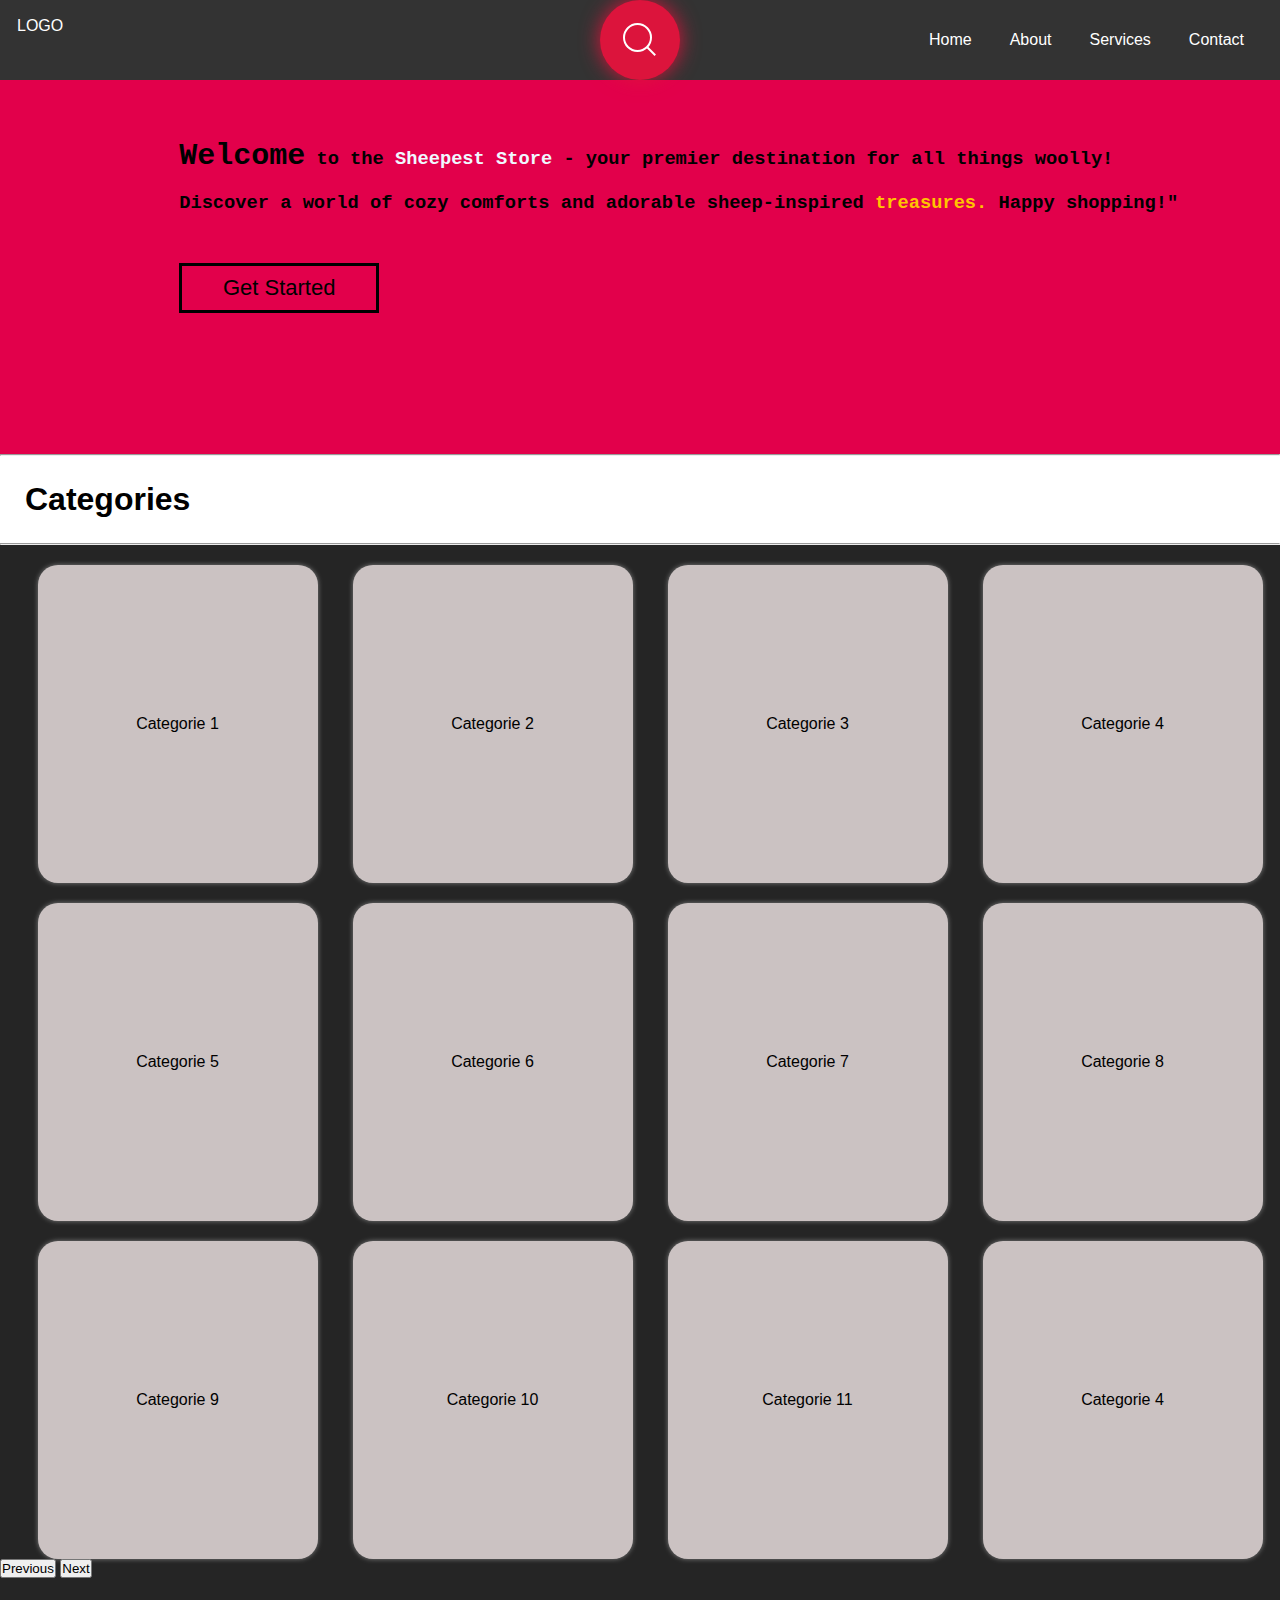
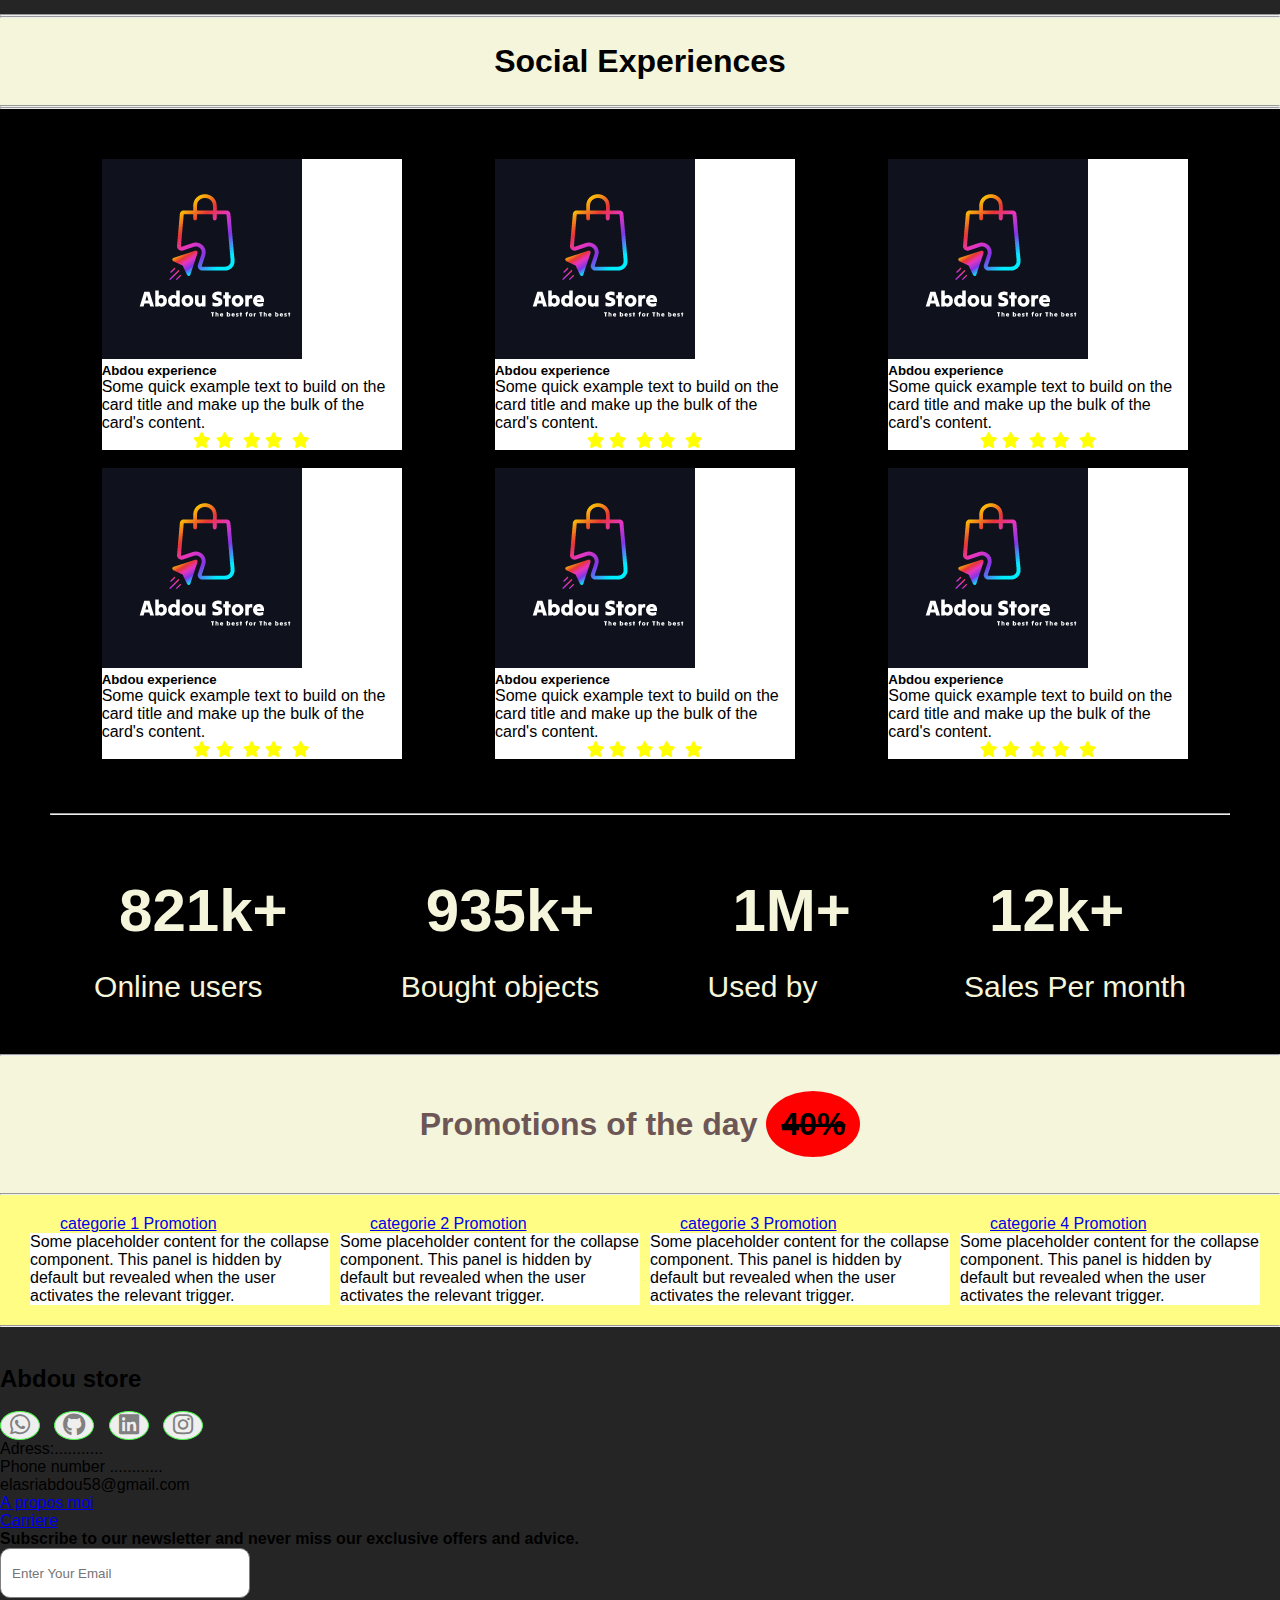
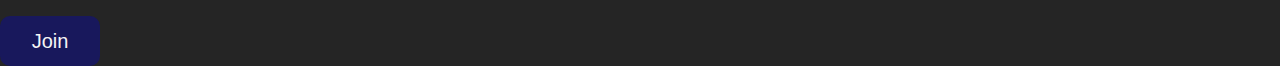
<file: index.html>
<!DOCTYPE html>
<html lang="en">
    <head>
    <meta charset="UTF-8">
    <meta name="viewport" content="width=device-width, initial-scale=1.0">
    <title>Abdou store</title>
    <link rel="stylesheet" href="style.css">
    <link rel="stylesheet" href="https://cdnjs.cloudflare.com/ajax/libs/font-awesome/6.5.1/css/all.min.css">
    <link href="https://cdn.jsdelivr.net/npm/bootstrap@5.3.2/dist/css/bootstrap.min.css" rel="stylesheet" integrity="sha384-T3c6CoIi6uLrA9TneNEoa7RxnatzjcDSCmG1MXxSR1GAsXEV/Dwwykc2MPK8M2HN" crossorigin="anonymous">
</head> 
    <style>
        hr{
            margin: 0px;
            padding: 0px;
        }
    </style>
</head>
<body>


<nav>
    <div>
        <p>LOGO</p>
    </div>

    <div id="search">
        <div class="container1">
            <input type="text" placeholder="Search...">
            <div class="search"></div>
          </div>
    </div>

    <div>
        <ul>
            <li><a href="#">Home</a></li>
            <li><a href="#">About</a></li>
            <li><a href="#">Services</a></li>
            <li><a href="#about">Contact</a></li>
        </ul>
    </div>
    </nav>

<br><br><br>

    <div class="welcome">
        <div id="welcomeText">

            <h3>
                <strong style="font-size: 30px;">Welcome</strong>  to the <span style="color: aliceblue;">Sheepest Store</span>  - your 
                premier destination for all things woolly! Discover a world of cozy comforts 
                and adorable sheep-inspired <span style="color: rgb(255, 196, 0);">treasures.</span>  Happy shopping!"
            </h3>
        </div>
        <br><br><br>

        <div class="Getstarted">
            <a href="login-signin.html"><button> Get Started</button></a>
        </div>
    </div>
    

    <hr>
    <h1 style="background-color:white;">Categories</h1>
    <hr>

    <div id="carouselExample" class="carousel slide">
        <div class="carousel-inner">
          <div class="carousel-item active">
            <div id="categ">

                <div class="categories">
                    <p>Categorie 1</p>
                </div>
                <div class="categories">
                    <p>Categorie 2</p>
                </div>
                <div class="categories">
                    <p>Categorie 3</p>
                </div>
                <div class="categories">
                    <p>Categorie 4</p>
                </div>
            </div>
                
          </div>
          <div class="carousel-item">
            <div id="categ">

                <div class="categories">
                    <p>Categorie 5</p>
                </div>
                <div class="categories">
                    <p>Categorie 6</p>
                </div>
                <div class="categories">
                    <p>Categorie 7</p>
                </div>
                <div class="categories">
                    <p>Categorie 8</p>
                </div>
            </div>
                
          </div>
          <div class="carousel-item">
            <div id="categ">

                <div class="categories">
                    <p>Categorie 9</p>
                </div>
                <div class="categories">
                    <p>Categorie 10</p>
                </div>
                <div class="categories">
                    <p>Categorie 11</p>
                </div>
                <div class="categories">
                    <p>Categorie 4</p>
                </div>
            </div>
                
          </div>
        </div>
        <button class="carousel-control-prev" type="button" data-bs-target="#carouselExample" data-bs-slide="prev">
          <span class="carousel-control-prev-icon" aria-hidden="true"></span>
          <span class="visually-hidden">Previous</span>
        </button>
        <button class="carousel-control-next" type="button" data-bs-target="#carouselExample" data-bs-slide="next">
          <span class="carousel-control-next-icon" aria-hidden="true"></span>
          <span class="visually-hidden">Next</span>
        </button>
      </div>

    </div>

    <br><br><hr><hr>
    <h1 class="titles">Social Experiences</h1>
    <hr><hr>
    <div id="allexp">

        <div id="experiment">
            <div class="card">
            <img src="my store.png" class="card-img-top" alt="...">
            <div class="card-body">
                <h5 class="card-title">Abdou experience</h5>
                <p class="card-text">Some quick example text to build on the card title and make up the bulk of the card's content.</p>
                <p id="stars"><i class="fa-solid fa-star"></i>&nbsp;<i class="fa-solid fa-star"></i>&nbsp;
                    <i class="fa-solid fa-star"></i>&nbsp;<i class="fa-solid fa-star"></i>&nbsp;
                    <i class="fa-solid fa-star"></i></p>
                </div>
            </div>
            <div class="card">
            <img src="my store.png" class="card-img-top" alt="...">
            <div class="card-body">
                <h5 class="card-title">Abdou experience</h5>
                <p class="card-text">Some quick example text to build on the card title and make up the bulk of the card's content.</p>
                <p id="stars"><i class="fa-solid fa-star"></i>&nbsp;<i class="fa-solid fa-star"></i>&nbsp;
                    <i class="fa-solid fa-star"></i>&nbsp;<i class="fa-solid fa-star"></i>&nbsp;
                    <i class="fa-solid fa-star"></i></p>
                </div>
            </div>
            <div class="card">
                <img src="my store.png" class="card-img-top" alt="...">
                <div class="card-body">
                <h5 class="card-title">Abdou experience</h5>
                <p class="card-text">Some quick example text to build on the card title and make up the bulk of the card's content.</p>
                <p id="stars"><i class="fa-solid fa-star"></i>&nbsp;<i class="fa-solid fa-star"></i>&nbsp;
                    <i class="fa-solid fa-star"></i>&nbsp;<i class="fa-solid fa-star"></i>&nbsp;
                    <i class="fa-solid fa-star"></i></p>
            </div>
        </div>
    </div>    

    <br>
    <div id="experiment">
        <div class="card">
            <img src="my store.png" class="card-img-top" alt="...">
            <div class="card-body">
                <h5 class="card-title">Abdou experience</h5>
                <p class="card-text">Some quick example text to build on the card title and make up the bulk of the card's content.</p>
                <p id="stars"><i class="fa-solid fa-star"></i>&nbsp;<i class="fa-solid fa-star"></i>&nbsp;
                    <i class="fa-solid fa-star"></i>&nbsp;<i class="fa-solid fa-star"></i>&nbsp;
                    <i class="fa-solid fa-star"></i></p>
                </div>
            </div>
            
            <div class="card">
                <img src="my store.png" class="card-img-top" alt="...">
            <div class="card-body">
                <h5 class="card-title">Abdou experience</h5>
                <p class="card-text">Some quick example text to build on the card title and make up the bulk of the card's content.</p>
                <p id="stars"><i class="fa-solid fa-star"></i>&nbsp;<i class="fa-solid fa-star"></i>&nbsp;
                    <i class="fa-solid fa-star"></i>&nbsp;<i class="fa-solid fa-star"></i>&nbsp;
                    <i class="fa-solid fa-star"></i></p>
            </div>
        </div>
        <div class="card">
            <img src="my store.png" class="card-img-top" alt="...">
            <div class="card-body">
                <h5 class="card-title">Abdou experience</h5>
                <p class="card-text">Some quick example text to build on the card title and make up the bulk of the card's content.</p>
                <p id="stars"><i class="fa-solid fa-star"></i>&nbsp;<i class="fa-solid fa-star"></i>&nbsp;
                    <i class="fa-solid fa-star"></i>&nbsp;<i class="fa-solid fa-star"></i>&nbsp;
                    <i class="fa-solid fa-star"></i></p>
                </div>
            </div>
        </div>  
        <br><br><br>
        <hr style="color:white;">  <br><br>
        <div id="users">
            <div>
                <h1>821k+</h1>
                <p>Online users</p>
            </div>

            <div>
                <h1>935k+</h1>
                <p>Bought objects</p>
            </div>

            <div>
                <h1>1M+</h1>
                <p>Used by</p>
            </div>
            <div>
                <h1>12k+</h1>
                <p>Sales Per month</p>
            </div>
        </div>
    </div>
        
    <hr><h1 class="titles pr">Promotions of the day <span id="textpr" >40%</span></h1><hr>
    <div id="promotions">

        
        <div>
            <p class="d-inline-flex gap-1">
                <a class="btn btn-warning" data-bs-toggle="collapse" href="#collapseExample1" role="button" aria-expanded="false" aria-controls="collapseExample">
                    categorie 1 Promotion
                </a>
          </p>
          <div class="collapse" id="collapseExample1">
              <div class="card card-body">
                  Some placeholder content for the collapse component. This panel is hidden by default but revealed when the user activates the relevant trigger.
                </div>
          </div>
        </div>
        <div>
            
            <p class="d-inline-flex gap-1">
                <a class="btn btn-warning" data-bs-toggle="collapse" href="#collapseExample2" role="button" aria-expanded="false" aria-controls="collapseExample">
                    categorie 2 Promotion
            </a>
        </p>
        <div class="collapse" id="collapseExample2">
            <div class="card card-body">
                Some placeholder content for the collapse component. This panel is hidden by default but revealed when the user activates the relevant trigger.
            </div>
        </div>
    </div>

    <div>
        <p class="d-inline-flex gap-1">
            <a class="btn btn-warning" data-bs-toggle="collapse" href="#collapseExample3" role="button" aria-expanded="false" aria-controls="collapseExample">
                categorie 3 Promotion
            </a>
      </p>
      <div class="collapse" id="collapseExample3">
          <div class="card card-body">
              Some placeholder content for the collapse component. This panel is hidden by default but revealed when the user activates the relevant trigger.
            </div>
      </div>
    </div>
    <div>
        <p class="d-inline-flex gap-1">
            <a class="btn btn-warning" data-bs-toggle="collapse" href="#collapseExample4" role="button" aria-expanded="false" aria-controls="collapseExample">
                categorie 4 Promotion
            </a>
      </p>
      <div class="collapse" id="collapseExample4">
          <div class="card card-body">
              Some placeholder content for the collapse component. This panel is hidden by default but revealed when the user activates the relevant trigger.
            </div>
      </div>
    </div>
</div> 
</div>



    <footer>
        
        <hr>
        <div class="container text-center">

            <div class="row">
              <div class="col" id="about" style="text-align: start;">
                <h2>Abdou store</h2><br>
                <button><i class="fa-brands fa-whatsapp"></i></button>
                <button><i class="fa-brands fa-github"></i></button>
                <button><i class="fa-brands fa-linkedin"></i></button>
                <button><i class="fa-brands fa-instagram"></i></button>
              </div>

            <div class="col" style="text-align: start;">
                <p>Adress:...........</p>
                <p>Phone number ............</p>
                <p>elasriabdou58@gmail.com</p>
            </div>

            <div class="col" style="text-align: start;">
                <a href="#">A propos moi</a>
                <br>
                <a href="#">Carriere</a>
            </div>

            <div class="col" style="text-align: start;">
                <p><strong>Subscribe to our newsletter and never miss our exclusive offers and advice.</strong></p>
                <input type="text" id="email" placeholder="&nbsp;&nbsp;&nbsp;Enter Your Email"><br><br>
                <button id="join">Join</button>
            </div>

        </div>
    </footer>
    <script src="https://cdn.jsdelivr.net/npm/bootstrap@5.3.2/dist/js/bootstrap.bundle.min.js" integrity="sha384-C6RzsynM9kWDrMNeT87bh95OGNyZPhcTNXj1NW7RuBCsyN/o0jlpcV8Qyq46cDfL" crossorigin="anonymous"></script>
</body>
</html>
</file>
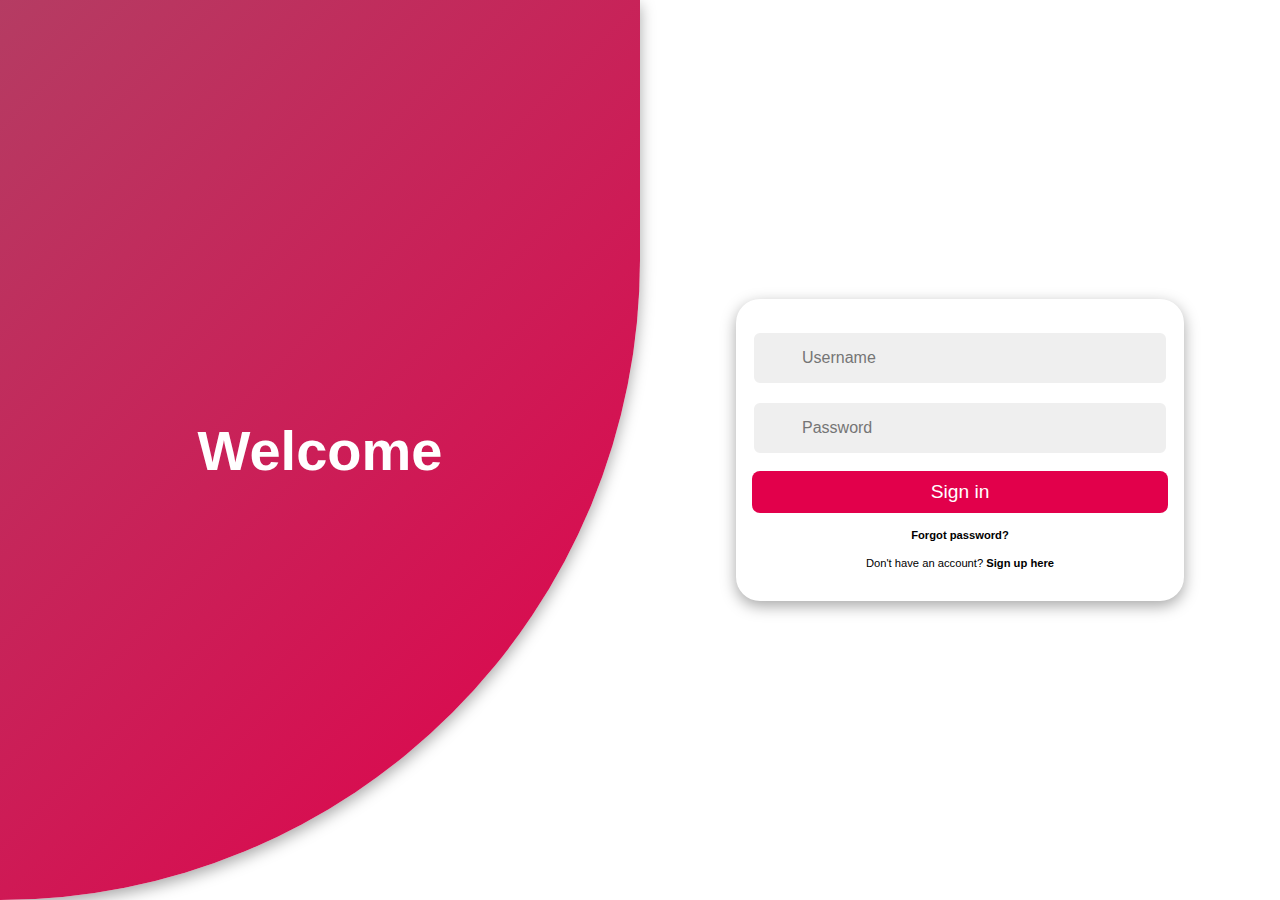
<file: login-signin.html>
<!DOCTYPE html>
<html lang="en">
<head>
    <meta charset="UTF-8">
    <meta name="viewport" content="width=device-width, initial-scale=1.0">
    <title>Login Page</title>
    <style>
        :root {
            --primary-color: rgb(226, 0, 75);
            --secondary-color: #57B894;
            --black: #000000;
            --white: #ffffff;
            --gray: #efefef;
            --gray-2: #757575;
        
            --facebook-color: #4267B2;
            --google-color: #DB4437;
            --twitter-color: #1DA1F2;
            --insta-color: #E1306C;
        }
        
        @import url('https://fonts.googleapis.com/css2?family=Poppins:wght@200;300;400;500;600&display=swap');
        
        * {
            font-family: 'Poppins', sans-serif;
            margin: 0;
            padding: 0;
            box-sizing: border-box;
        }
        
        html,
        body {
            height: 100vh;
            overflow: hidden;
        }
        
        .container {
            position: relative;
            min-height: 100vh;
            overflow: hidden;
        }
        
        .row {
            display: flex;
            flex-wrap: wrap;
            height: 100vh;
        }
        
        .col {
            width: 50%;
        }
        
        .align-items-center {
            display: flex;
            align-items: center;
            justify-content: center;
            text-align: center;
        }
        
        .form-wrapper {
            width: 100%;
            max-width: 28rem;
        }
        
        .form {
            padding: 1rem;
            background-color: var(--white);
            border-radius: 1.5rem;
            width: 100%;
            box-shadow: rgba(0, 0, 0, 0.35) 0px 5px 15px;
            transform: scale(0);
            transition: .5s ease-in-out;
            transition-delay: 1s;
        }
        
        .input-group {
            position: relative;
            width: 100%;
            margin: 1rem 0;
        }
        
        .input-group i {
            position: absolute;
            top: 50%;
            left: 1rem;
            transform: translateY(-50%);
            font-size: 1.4rem;
            color: var(--gray-2);
        }
        
        .input-group input {
            width: 100%;
            padding: 1rem 3rem;
            font-size: 1rem;
            background-color: var(--gray);
            border-radius: .5rem;
            border: 0.125rem solid var(--white);
            outline: none;
        }
        
        .input-group input:focus {
            border: 0.125rem solid var(--primary-color);
        }
        
        .form button {
            cursor: pointer;
            width: 100%;
            padding: .6rem 0;
            border-radius: .5rem;
            border: none;
            background-color: var(--primary-color);
            color: var(--white);
            font-size: 1.2rem;
            outline: none;
        }
        
        .form p {
            margin: 1rem 0;
            font-size: .7rem;
        }
        
        .flex-col {
            flex-direction: column;
        }
        
        .social-list {
            margin: 2rem 0;
            padding: 1rem;
            border-radius: 1.5rem;
            width: 100%;
            box-shadow: rgba(0, 0, 0, 0.35) 0px 5px 15px;
            transform: scale(0);
            transition: .5s ease-in-out;
            transition-delay: 1.2s;
        }
        
        .social-list>div {
            color: var(--white);
            margin: 0 .5rem;
            padding: .7rem;
            cursor: pointer;
            border-radius: .5rem;
            cursor: pointer;
            transform: scale(0);
            transition: .5s ease-in-out;
        }
        
        .social-list>div:nth-child(1) {
            transition-delay: 1.4s;
        }
        
        .social-list>div:nth-child(2) {
            transition-delay: 1.6s;
        }
        
        .social-list>div:nth-child(3) {
            transition-delay: 1.8s;
        }
        
        .social-list>div:nth-child(4) {
            transition-delay: 2s;
        }
        
        .social-list>div>i {
            font-size: 1.5rem;
            transition: .4s ease-in-out;
        }
        
        .social-list>div:hover i {
            transform: scale(1.5);
        }
        
        .facebook-bg {
            background-color: var(--facebook-color);
        }
        
        .google-bg {
            background-color: var(--google-color);
        }
        
        .twitter-bg {
            background-color: var(--twitter-color);
        }
        
        .insta-bg {
            background-color: var(--insta-color);
        }
        
        .pointer {
            cursor: pointer;
        }
        
        .container.sign-in .form.sign-in,
        .container.sign-in .social-list.sign-in,
        .container.sign-in .social-list.sign-in>div,
        .container.sign-up .form.sign-up,
        .container.sign-up .social-list.sign-up,
        .container.sign-up .social-list.sign-up>div {
            transform: scale(1);
        }
        
        .content-row {
            position: absolute;
            top: 0;
            left: 0;
            pointer-events: none;
            z-index: 6;
            width: 100%;
        }
        
        .text {
            margin: 4rem;
            color: var(--white);
        }
        
        .text h2 {
            font-size: 3.5rem;
            font-weight: 800;
            margin: 2rem 0;
            transition: 1s ease-in-out;
        }
        
        .text p {
            font-weight: 600;
            transition: 1s ease-in-out;
            transition-delay: .2s;
        }
        
        .img img {
            width: 30vw;
            transition: 1s ease-in-out;
            transition-delay: .4s;
        }
        
        .text.sign-in h2,
        .text.sign-in p,
        .img.sign-in img {
            transform: translateX(-250%);
        }
        
        .text.sign-up h2,
        .text.sign-up p,
        .img.sign-up img {
            transform: translateX(250%);
        }
        
        .container.sign-in .text.sign-in h2,
        .container.sign-in .text.sign-in p,
        .container.sign-in .img.sign-in img,
        .container.sign-up .text.sign-up h2,
        .container.sign-up .text.sign-up p,
        .container.sign-up .img.sign-up img {
            transform: translateX(0);
        }
        
       
        
        .container::before {
            content: "";
            position: absolute;
            top: 0;
            right: 0;
            height: 100vh;
            width: 300vw;
            transform: translate(35%, 0);
            background-image: linear-gradient(-45deg, var(--primary-color) 0%, var(--secondary-color) 100%);
            transition: 1s ease-in-out;
            z-index: 6;
            box-shadow: rgba(0, 0, 0, 0.35) 0px 5px 15px;
            border-bottom-right-radius: max(50vw, 50vh);
            border-top-left-radius: max(50vw, 50vh);
        }
        
        .container.sign-in::before {
            transform: translate(0, 0);
            right: 50%;
        }
        
        .container.sign-up::before {
            transform: translate(100%, 0);
            right: 50%;
        }
        
  
        
        @media only screen and (max-width: 425px) {
        
            .container::before,
            .container.sign-in::before,
            .container.sign-up::before {
                height: 100vh;
                border-bottom-right-radius: 0;
                border-top-left-radius: 0;
                z-index: 0;
                transform: none;
                right: 0;
            }
        

            .container.sign-in .col.sign-in,
            .container.sign-up .col.sign-up {
                transform: translateY(0);
            }
        
            .content-row {
                align-items: flex-start !important;
            }
        
            .content-row .col {
                transform: translateY(0);
                background-color: unset;
            }
        
            .col {
                width: 100%;
                position: absolute;
                padding: 2rem;
                background-color: var(--white);
                border-top-left-radius: 2rem;
                border-top-right-radius: 2rem;
                transform: translateY(100%);
                transition: 1s ease-in-out;
            }
        
            .row {
                align-items: flex-end;
                justify-content: flex-end;
            }
        
            .form,
            .social-list {
                box-shadow: none;
                margin: 0;
                padding: 0;
            }
        
            .text {
                margin: 0;
            }
        
            .text p {
                display: none;
            }
        
            .text h2 {
                margin: .5rem;
                font-size: 2rem;
            }
        }

    </style>
</head>


<body>


    <div id="container" class="container">
		<!-- FORM SECTION -->
		<div class="row">
			<!-- SIGN UP -->
			<div class="col align-items-center flex-col sign-up">
				<div class="form-wrapper align-items-center">
					<div class="form sign-up">
						<div class="input-group">
							<i class='bx bxs-user'></i>
							<input type="text" placeholder="Username">
						</div>
						<div class="input-group">
							<i class='bx bx-mail-send'></i>
							<input type="email" placeholder="Email">
						</div>
						<div class="input-group">
							<i class='bx bxs-lock-alt'></i>
							<input type="password" placeholder="Password">
						</div>
						<div class="input-group">
							<i class='bx bxs-lock-alt'></i>
							<input type="password" placeholder="Confirm password">
						</div>
						<button style="background-color:#57B894;" >
							Sign up
						</button>
						<p>
							<span>
								Already have an account?
							</span>
							<b onclick="toggle()" class="pointer">
								Sign in here
							</b>
						</p>
					</div>
				</div>
			
			</div>
			<!-- END SIGN UP -->
			<!-- SIGN IN -->
			<div class="col align-items-center flex-col sign-in">
				<div class="form-wrapper align-items-center">
					<div class="form sign-in">
						<div class="input-group">
							<i class='bx bxs-user'></i>
							<input type="text" placeholder="Username">
						</div>
						<div class="input-group">
							<i class='bx bxs-lock-alt'></i>
							<input type="password" placeholder="Password">
						</div>
						<button>
							Sign in
						</button>
						<p>
							<b>
								Forgot password?
							</b>
						</p>
						<p>
							<span>
								Don't have an account?
							</span>
							<b onclick="toggle()" class="pointer">
								Sign up here
							</b>
						</p>
					</div>
				</div>
				<div class="form-wrapper">
		
				</div>
			</div>
			<!-- END SIGN IN -->
		</div>
		<!-- END FORM SECTION -->
		<!-- CONTENT SECTION -->
		<div class="row content-row">
			<!-- SIGN IN CONTENT -->
			<div class="col align-items-center flex-col">
				<div class="text sign-in">
					<h2>
						Welcome
					</h2>
	
				</div>
				<div class="img sign-in">
		
				</div>
			</div>
			<!-- END SIGN IN CONTENT -->
			<!-- SIGN UP CONTENT -->
			<div class="col align-items-center flex-col">
				<div class="img sign-up">
				
				</div>
				<div class="text sign-up">
					<h2>
						Join with us
					</h2>
	
				</div>
			</div>
			<!-- END SIGN UP CONTENT -->
		</div>
		<!-- END CONTENT SECTION -->
	</div>

    <script>
        let container = document.getElementById('container')

        toggle = () => {
            container.classList.toggle('sign-in')
            container.classList.toggle('sign-up')
        }

        setTimeout(() => {
            container.classList.add('sign-in')
        }, 200)
    </script>
</body>
</html>
</file>
<file: style.css>
body {
    margin: 0;
    font-family: Arial, sans-serif;
    background-color: #ececec;
}

nav {
    margin: 0px;
    padding: 17px;
    color: white;
    display: flex;
    justify-content: space-between;
    background-color: #333;
    position: fixed;
    width: 100%;
    top: 0;
    z-index:999; 
}

hr{
    margin: 0px;
}
nav ul {
    display: flex;
    justify-content: end;
    list-style-type: none;
    margin: 0;
    padding: 0;
    overflow: hidden;
}

nav ul li {
    float: left;
}

nav ul li a {
    display: block;
    color: white;
    text-align: center;
    padding: 14px 19px;
    text-decoration: none;
}

nav ul li a:hover {
    background-color: #ddd;
    color: black;
}

nav button{
    background-color: rgb(75, 131, 236);
    border: 1px solid rgb(75, 131, 236);
    height: 24px;
    color: white;
}

nav input{
    width: 450px;
    height: 30px;
    border-radius: 20px;
    border: none;
}

#search{
    margin-top: 10px;
}



.categories{
    width: 280px;
    padding-top: 150px;
    padding-bottom: 150px;
    border-radius: 20px;
    text-align:center;
    background-color: rgb(203, 194, 194);  
    box-shadow: 0px 0px 5px gray;
}

.categories:hover{
    box-shadow: 0px 0px 10px gray;
    cursor: pointer;
    font-weight: bold;
}

#categ{
    margin-top: 20px;
    margin-left: 20px;
    display: flex;
    justify-content: space-around;
}



h1{
    margin: 0px;
    padding: 25px;
}

#about button{
    color:gray;
    font-size: 23px;
    border: 1px solid rgb(76, 244, 76);
    border-radius: 100%;
    width: 40px;
    margin-right: 10px;
}

#about button:hover{
    background-color: #ddd;
    color: white;
    box-shadow:  1px 1px 15px rgb(76, 244, 76);
}

.container{
    margin-top: 3%;
    margin-bottom: 3%;
}

.welcome{
    width: 100%;
    height: 400px;
    background-color: rgb(226, 0, 75);
    color: black;
    font-weight: bold;
    display: block;
}

#welcomeText h3{
    line-height: 33pt;
    font-family: 'Courier New', Courier, monospace;
}

#welcomeText{
    max-width: 1000px;
    margin-left: 14%;
    position: relative;
    top: 20%;
}

.Getstarted{
    margin-top: 5%;
    margin-left: 14%;
}

.Getstarted button{
    background-color: transparent;
    font-size: 22px;
    border: 3px solid black;
    height: 50px;
    width: 200px;
}

.Getstarted button:hover{
    background-color: black;
    color: aliceblue;
    border: 3px solid whitesmoke;
}

.carousel-control-prev{
    color: black;
}

.card{
    background-color: rgb(255, 255, 255);
    color: rgb(0, 0, 0);
    width: 300px;
}

.fa-star{
    color: yellow;
}

#stars{
    text-align: center;
}

#experiment{
    
    display: flex;
    justify-content: space-around;
    flex-wrap: wrap; /* Add flex-wrap to wrap the cards */
}

#allexp{
    background-color: black;
    padding: 50px;
}

.card{
    margin-left: 10px;
}

.titles{
    background-color: beige;
    text-align: center;
}

#join{
    background-color: rgb(24, 24, 92);
    border-radius: 10px;
    color: whitesmoke;
    font-size: 20px;
    text-align: center;
    width: 100px;
    height: 50px;
    border: none;
}

#join:hover{
    background-color: rgb(29, 29, 118);
}

#email{
    width: 250px;
    height: 50px;
    border-radius: 10px ;
    border: 1px solid gray;
}

#promotions{
    padding: 20px;
    display: flex;
    justify-content: space-around;
    background-color: rgb(255, 253, 132); 
}

.d-inline-flex a{
    border-radius: 100%;
    padding: 40px;
    padding-top: 100px;
    padding-bottom: 100px;
}

.pr{
    padding: 50px;
    color: rgb(109, 86, 86);
}

#textpr{
    text-decoration:line-through; 
    color:black;
    background-color: #ff0000;
    border-radius: 100%;
    padding: 15px;
}

#users{
    color: beige;
    font-size: 30px;
    display: flex;
    justify-content: space-around;
}


@import url('https://fonts.googleapis.com/css?family=Inconsolata:700');

* {
  margin: 0;
  padding: 0;
  box-sizing: border-box;
}

html, body {
  width: 100%;
  height: 100%;
}

body {
  background: #252525;
}

.container1 {
  position: absolute;
  margin: auto;
  top: 0;
  left: 0;
  right: 0;
  bottom: 0;
  width: 300px;
  height: 100px;
  .search {
    position: absolute;
    margin: auto;
    top: 0;
    right: 0;
    bottom: 0;
    left: 0;
    width: 80px;
    height: 80px;
    background: crimson;
    border-radius: 50%;
    transition: all 1s;
    z-index: 4;
    box-shadow: 0 0 25px 0 rgba(0, 0, 0, 0.4);
    box-shadow: 0 0 20px 0 crimson;
    &:hover {
      cursor: pointer;
    }
    &::before {
      content: "";
      position: absolute;
      margin: auto;
      top: 22px;
      right: 0;
      bottom: 0;
      left: 22px;
      width: 12px;
      height: 2px;
      background: white;
      transform: rotate(45deg);
      transition: all .5s;
    }
    &::after {
      content: "";
      position: absolute;
      margin: auto;
      top: -5px;
      right: 0;
      bottom: 0;
      left: -5px;
      width: 25px;
      height: 25px;
      border-radius: 50%;
      border: 2px solid white;
      transition: all .5s;
    }
  }
  input {
    font-family: 'Inconsolata', monospace;
    position: absolute;
    margin: auto;
    top: 0;
    right: 0;
    bottom: 0;
    left: 0;
    width: 50px;
    height: 50px;
    outline: none;
    border: none;
    border-bottom: 1px solid rgba(255, 255, 255, 0.2);
    background: crimson;
    color: white;
    text-shadow: 0 0 10px crimson;
    padding: 0 80px 0 20px;
    border-radius: 30px;
    box-shadow: 0 0 25px 0 crimson,
                0 20px 25px 0 rgba(0, 0, 0, 0.2);
    box-shadow: inset 0 0 25px 0 rgba(0, 0, 0, 0.5);
    transition: all 1s;
    opacity: 0;
    z-index: 5;
    font-weight: bolder;
    letter-spacing: 0.1em;
    &:hover {
      cursor: pointer;
    }
    &:focus {
      width: 300px;
      opacity: 1;
      cursor: text;
    }
    &:focus ~ .search {
      right: -250px;
      background: #151515;
      z-index: 6;
      &::before {
        top: 0;
        left: 0;
        width: 25px;
      }
      &::after {
        top: 0;
        left: 0;
        width: 25px;
        height: 2px;
        border: none;
        background: white;
        border-radius: 0%;
        transform: rotate(-45deg);
      }
    }
    &::placeholder {
      color: white;
      opacity: 0.5;
      font-weight: bolder;
    }
  }
}
</file>
